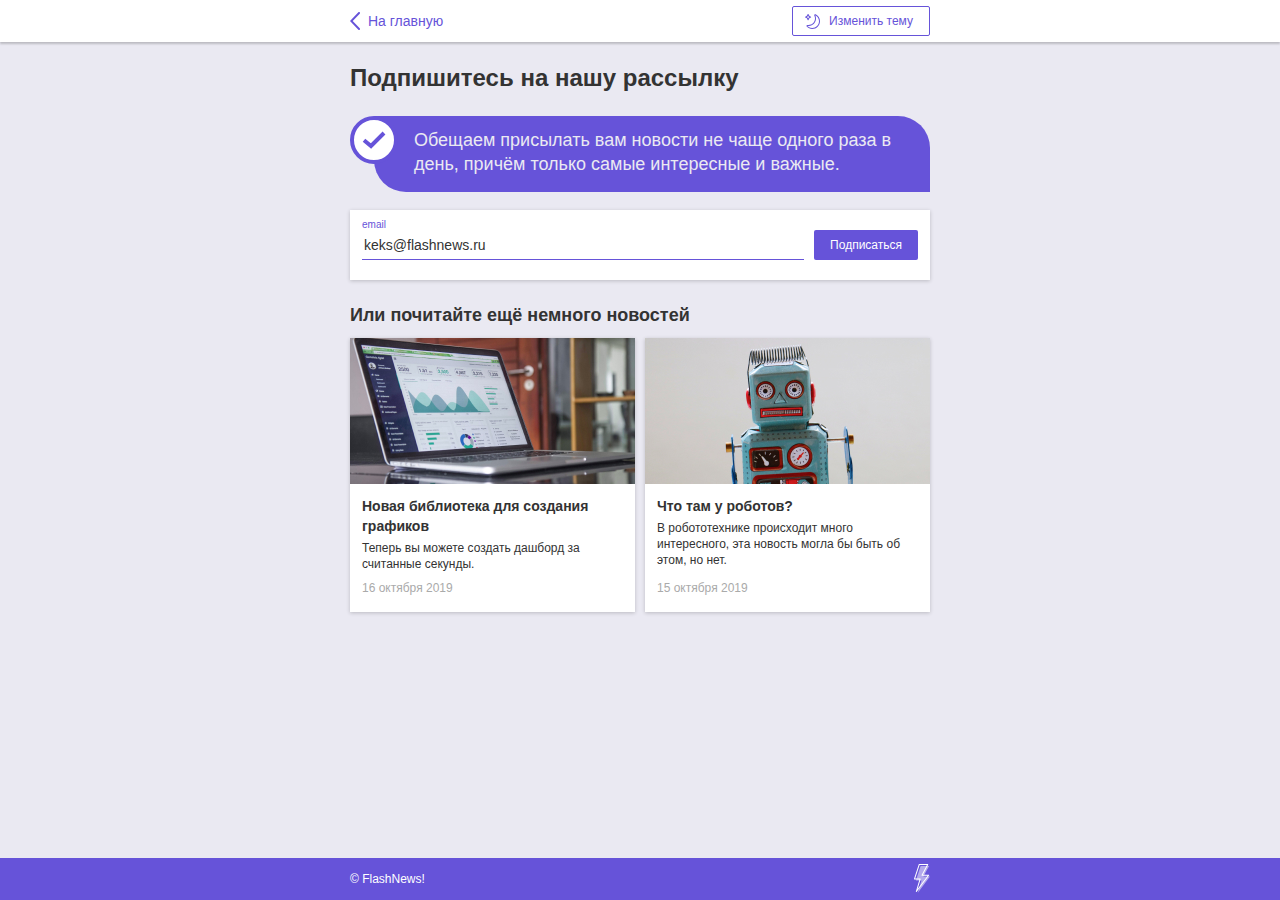
<file: intro-to-web-development/FlashNews!/index.html>
<!DOCTYPE html>
<html lang="ru">
  <head>
    <meta charset="utf-8">
    <link rel="stylesheet" href="setting.css">
    <link rel="stylesheet" href="style.css">
    <title>FlashNews!</title>
  </head>

  <body class="page light-theme">
    <header class="page-header">
      <div class="container">
        <a class="header-link" href="#">На главную</a>
        <button class="theme-button" type="button">Изменить тему</button>
      </div>
    </header>

    <main class="inner-main">
      <div class="container">
        <h1 class="inner-heading">Подпишитесь на нашу рассылку</h1>
        <p class="subscription-message">Обещаем присылать вам новости не чаще одного раза в день, причём только самые интересные и важные.</p>

        <form action="https://echo.htmlacademy.ru/courses" method="post" class="subscription">
          <div class="subscription-inner">
            <label class="subscription-label" for="subscription-email">email</label>
            <input type="email" class="subscription-email" placeholder="keks@flashnews.ru" value="keks@flashnews.ru" required id="subscription-email">
          </div>

          <button class="button subscription-button" type="submit">Подписаться</button>
        </form>

        <section class="news-list list-tiles-view">
          <h2 class="news-list-heading">Или почитайте ещё немного новостей</h2>
          <article class="new-block">
            <img src="img/new-graph.jpg" alt="Новая библиотека">
            <div class="new-block-text">
              <h3>Новая библиотека для создания графиков</h3>
              <p>Теперь вы можете создать дашборд за считанные секунды.</p>
              <time datetime="2019-10-16">16 октября 2019</time>
            </div>
          </article>
          <article class="new-block">
            <img src="img/new-robot.jpg" alt="Что там у роботов?">
            <div class="new-block-text">
              <h3>Что там у роботов?</h3>
              <p>В робототехнике происходит много интересного, эта новость могла бы быть об этом, но нет.</p>
              <time datetime="2019-10-15">15 октября 2019</time>
            </div>
          </article>
        </section>
      </div>
    </main>

    <footer class="page-footer">
      <div class="container">
        <p>© FlashNews!</p>
        <a class="footer-logo">
          <img src="img/white-logo.svg" alt="Логотип портала FlashNews!">
        </a>
      </div>
    </footer>
    <script src="script.js"></script>
  </body>
</html>
</file>
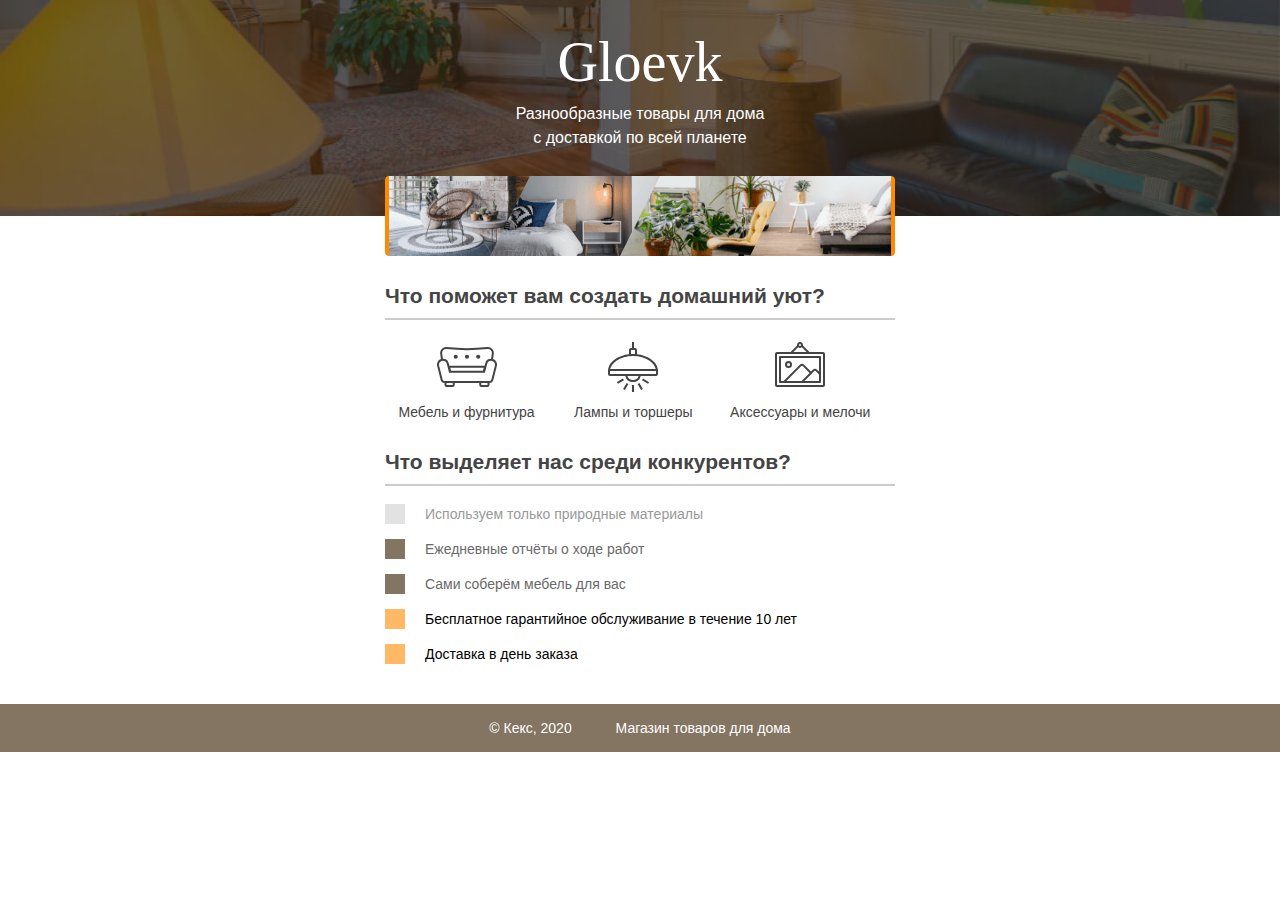
<file: intro-to-web-development/Gloevk/index.html>
<!DOCTYPE html>
<html lang="ru">
  <head>
    <meta charset="utf-8">
    <title>Магазин товаров для дома</title>
    <link rel="stylesheet" href="style.css">
  </head>
  <body>
    <header class="site-header">
      <div class="container">
        <h1>Gloevk</h1>
        <p>Разнообразные товары для дома с доставкой по всей планете</p>
        <img src="img/gloevk-examples.png" width="510" height="80" alt="Примеры интерьеров">
      </div>
    </header>

    <section class="features">
      <h2>Что поможет вам создать домашний уют?</h2>
      <p class="feature-furniture">Мебель и фурнитура</p>
      <p class="feature-lighting">Лампы и торшеры</p>
      <p class="feature-accessories">Аксессуары и мелочи</p>
    </section>

    <section class="advantages">
      <h2>Что выделяет нас среди конкурентов?</h2>
      <ul class="advantages-list">
        <li class="advantages-item">Используем только природные материалы</li>
        <li class="advantages-item standard">Ежедневные отчёты о ходе работ</li>
        <li class="advantages-item standard">Сами соберём мебель для вас</li>
        <li class="advantages-item vip">Бесплатное гарантийное обслуживание в течение 10 лет</li>
        <li class="advantages-item vip">Доставка в день заказа</li>
      </ul>
    </section>

    <footer class="site-footer">
      <div class="container">
        <p>© Кекс, 2020</p>
        <p>Магазин товаров для дома</p>
      </div>
    </footer>
  </body>
</html>
</file>
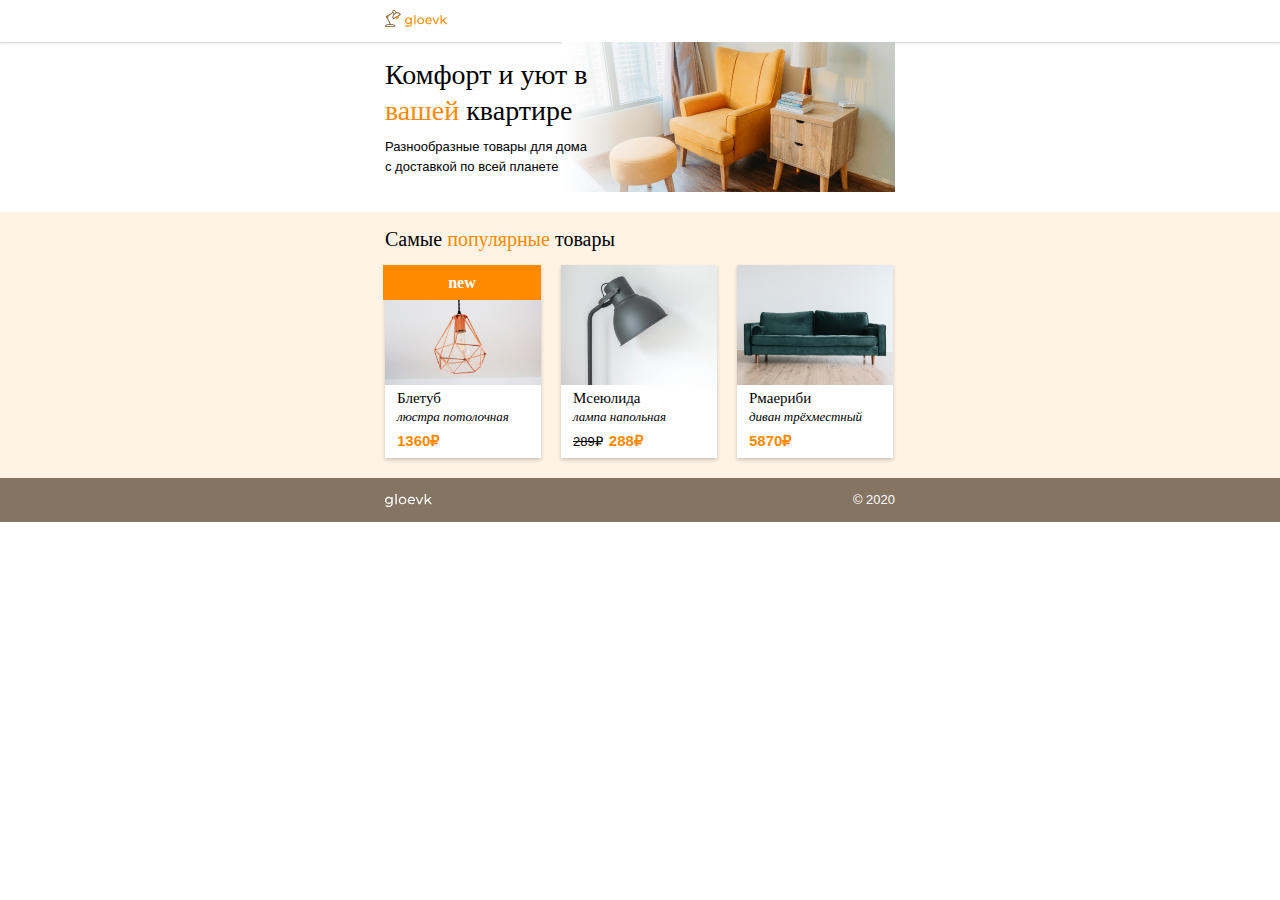
<file: intro-to-web-development/Gloevk_try/index.html>
<!DOCTYPE html>
<html lang="ru">
  <head>
    <meta charset="UTF-8">
    <title>Интернет-магазин товаров для дома</title>
    <link href="style.css" rel="stylesheet">
  </head>
  <body>
    <header class="site-header">
      <div class="container">
        <img class="logo" src="img/logo-full.svg" width="62" height="17" alt="Логотип магазина gloevk">
    </div>
    </header>
    <section class="intro">
      <div class="intro-container">
        <h1 class="title">Комфорт и уют в <b>вашей</b> квартире</h1>
        <p>Разнообразные товары для дома с доставкой по всей планете</p>
      </div>
    </section>
    <section class="popular-products">
      <div class="container">
        <h2 class="section-title">Самые <b>популярные</b> товары</h2>
        <ul class="products-list">
          <li class="product-card">
            <h3>Мсеюлида</h3>
            <p>лампа напольная</p>
            <p class="price"><del>289₽</del> 288₽</p>
            <img src="img/item-mseyulida.jpg" width="156" height="120" alt="Напольная лампа «Мсеюлида»">
          </li>
          <li class="product-card">
            <h3>Рмаериби</h3>
            <p>диван трёхместный</p>
            <p class="price">5870₽</p>
            <img src="img/item-rmaeribi.jpg" width="156" height="120" alt="Трёхместный диван «Рмаериби»">
          </li>
          <li class="product-card product-card-new">
            <h3>Блетуб</h3>
            <p>люстра потолочная</p>
            <p class="price">1360₽</p>
            <img src="img/item-bletub.jpg" width="156" height="120" alt="Потолочная люстра «Блетуб»">
          </li>
        </ul>
      </div>
    </section>
    <footer class="site-footer">
      <div class="container">
        <img class="logo-link" src="img/logo-short.svg" width="47" height="13" alt="Логотип магазина gloevk">
        <p class="copyright">© 2020</p>
      </div>
    </footer>
  </body>
</html>
</file>
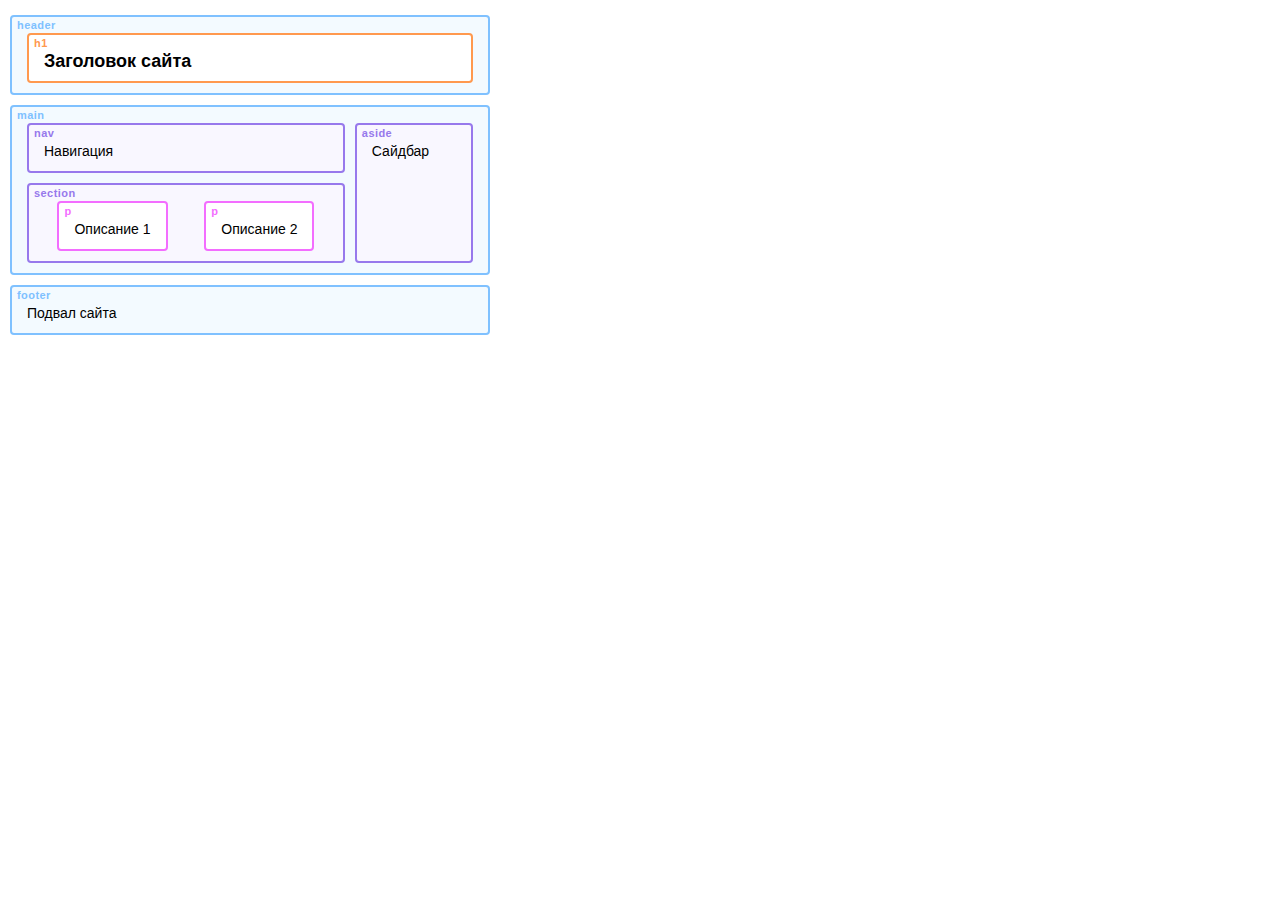
<file: basic-html-css/1_HTML document structure/try/index.html>
<!DOCTYPE html>
<html>
  <head>
    <meta charset="utf-8">
    <title>Первое испытание</title>
    <link rel="stylesheet" href="outlines-challenge.css">
    <link rel="stylesheet" href="style.css">
  </head>
  <body>
    <header>
    <h1>Заголовок сайта</h1>
    </header>
    <main>
    <nav>Навигация</nav>
    <section>
    <p>Описание 1</p>
    <p>Описание 2</p>
    </section>
    <aside>Сайдбар</aside>
    </main>
    <footer>Подвал сайта</footer>
  </body>
</html>
</file>
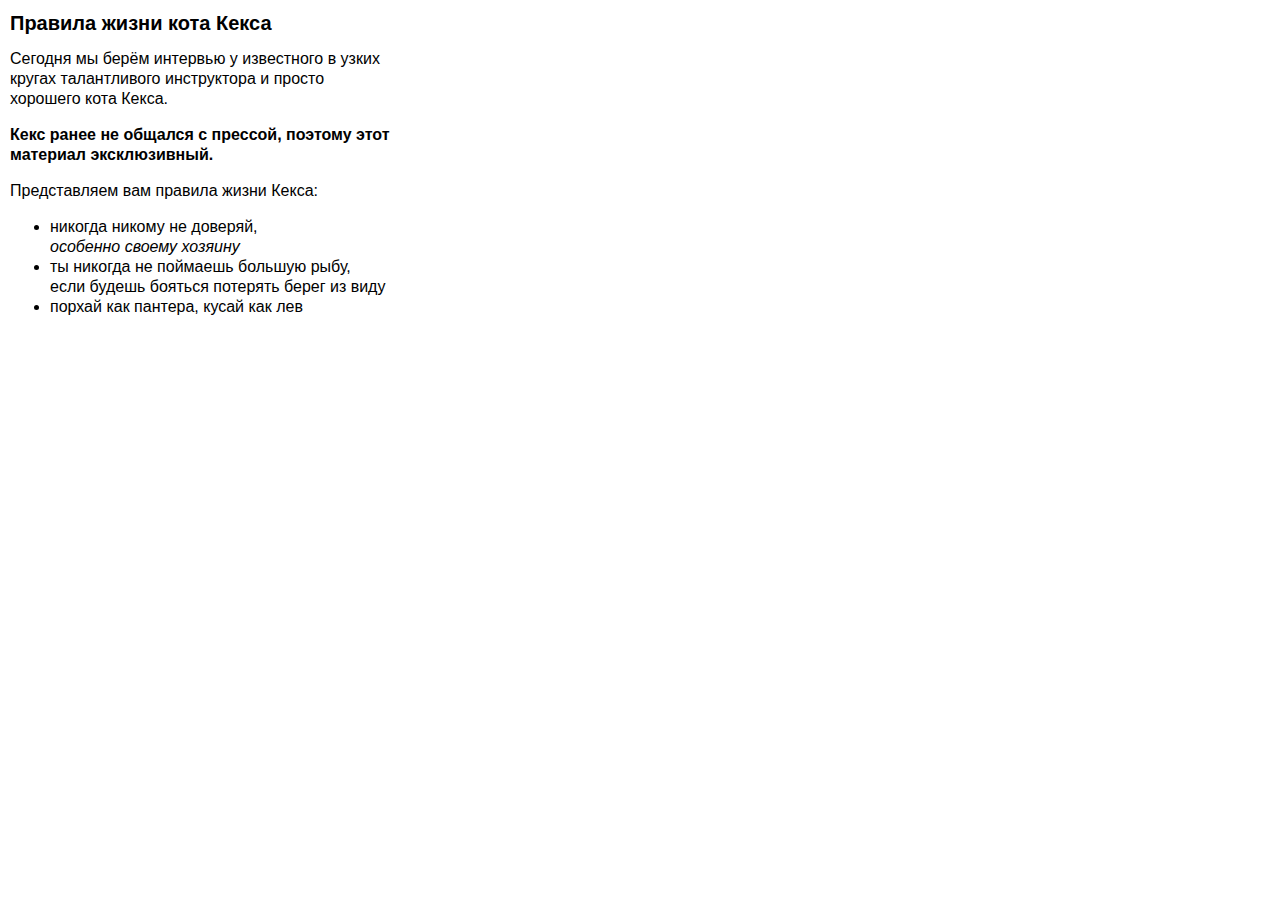
<file: basic-html-css/2_Text markup/try/index.html>
<!DOCTYPE html>
<html lang="ru">
  <head>
    <meta charset="utf-8">
    <title>Испытание: разметка статьи</title>
    <link rel="stylesheet" href="style.css">
  </head>
  <body>
    <h1>Правила жизни кота Кекса</h1>

    <p>Сегодня мы берём интервью у известного в узких кругах талантливого инструктора и просто хорошего кота Кекса.</p>

    <p><b>Кекс ранее не общался с прессой, поэтому этот материал эксклюзивный.</b></p>

    <p>Представляем вам правила жизни Кекса:</p>

    <ul><li>никогда никому не доверяй,<br> <em>особенно своему хозяину</em></li>

    <li>ты никогда не поймаешь большую рыбу, если будешь бояться потерять берег из виду</li>

    <li>порхай как пантера, кусай как лев</li></ul>
  </body>
</html>
</file>
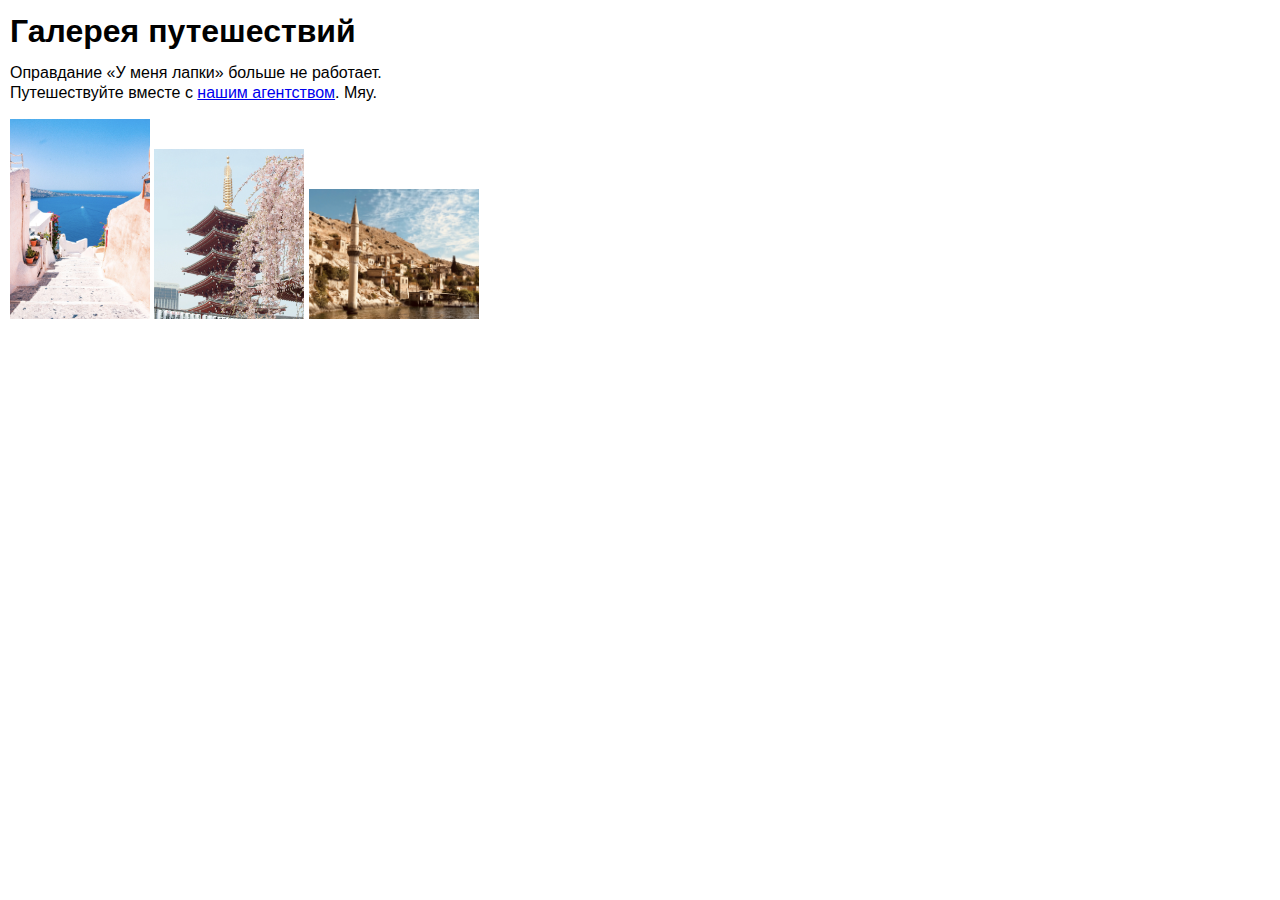
<file: basic-html-css/3_Links and images/try/index.html>
<!DOCTYPE html>
<html lang="ru">
  <head>
    <meta charset="utf-8">
    <title>Испытание: галерея агентства кошачьих путешествий</title>
    <link rel="stylesheet" href="style.css">
  </head>
  <body>
    <h1>Галерея путешествий</h1>
    <p>
      Оправдание <q>У меня лапки</q> больше не работает.<br>
            Путешествуйте вместе с <a href="https://cats-travel.com">нашим агентством</a>. Мяу.
    </p>
    <div class="gallery">
      <img src="files/greece.jpg" width="140" height="200">
      <img src="files/japan.jpg" width="150" height="170">
      <img src="files/turkey.jpg" width="170" height="130">
    </div>
  </body>
</html>
</file>
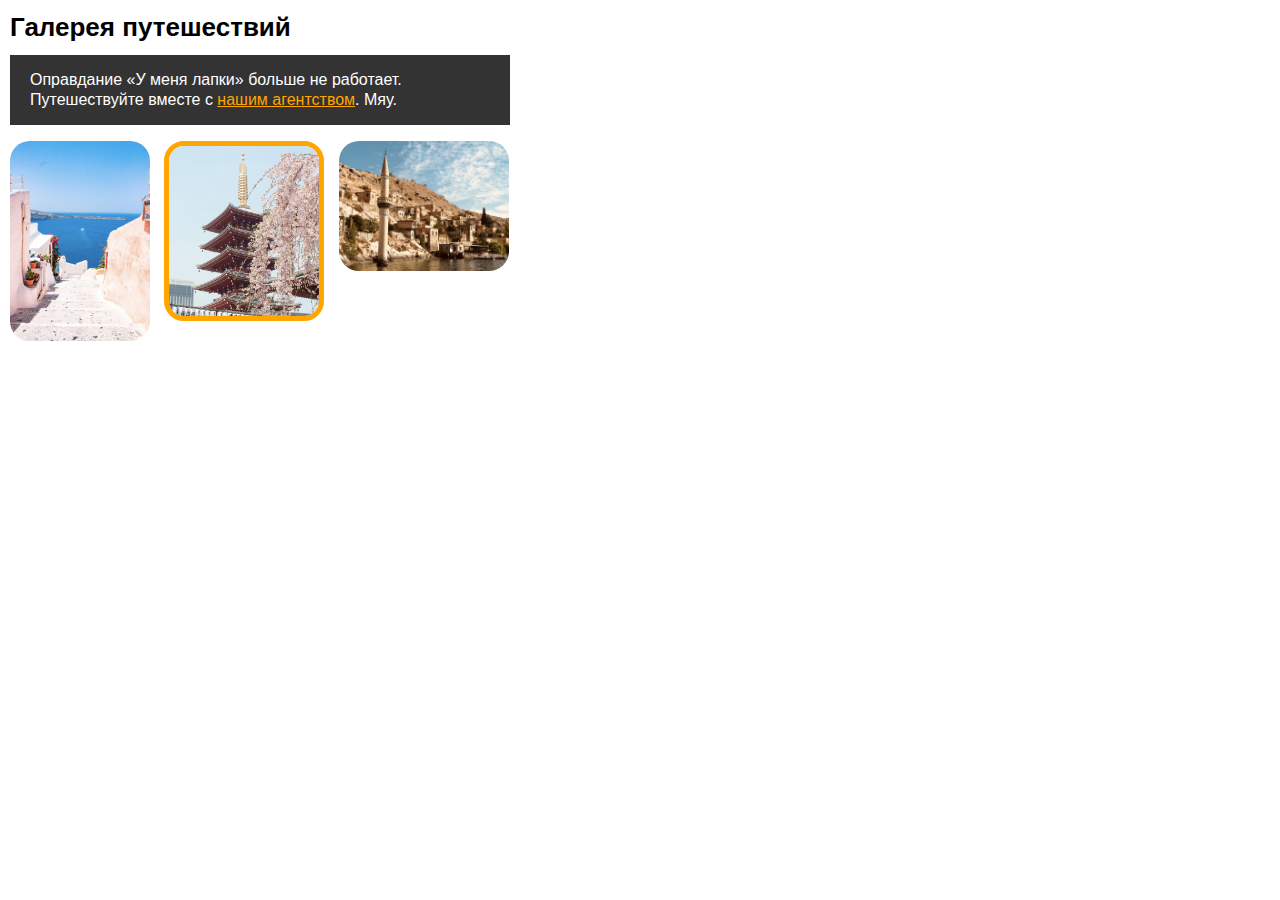
<file: basic-html-css/4_CSS Basics/try/index.html>
<!DOCTYPE html>
<html lang="ru">
  <head>
    <meta charset="utf-8">
    <title>Испытание: галерея путешествий. Оформление</title>
    <link rel="stylesheet" href="style.css">
  </head>
  <body>
    <h1>Галерея путешествий</h1>
    <p>
      Оправдание <q>У меня лапки</q> больше не работает.<br>
      Путешествуйте вместе с <a href="https://cats-travel.com">нашим агентством</a>. Мяу.
    </p>
    <div class="gallery">
      <img src="files/greece.jpg" width="140" height="200" alt="Греция">
      <img class="new" src="files/japan.jpg" width="150" height="170" alt="Япония">
      <img src="files/turkey.jpg" width="170" height="130" alt="Турция">
    </div>
  </body>
</html>
</file>
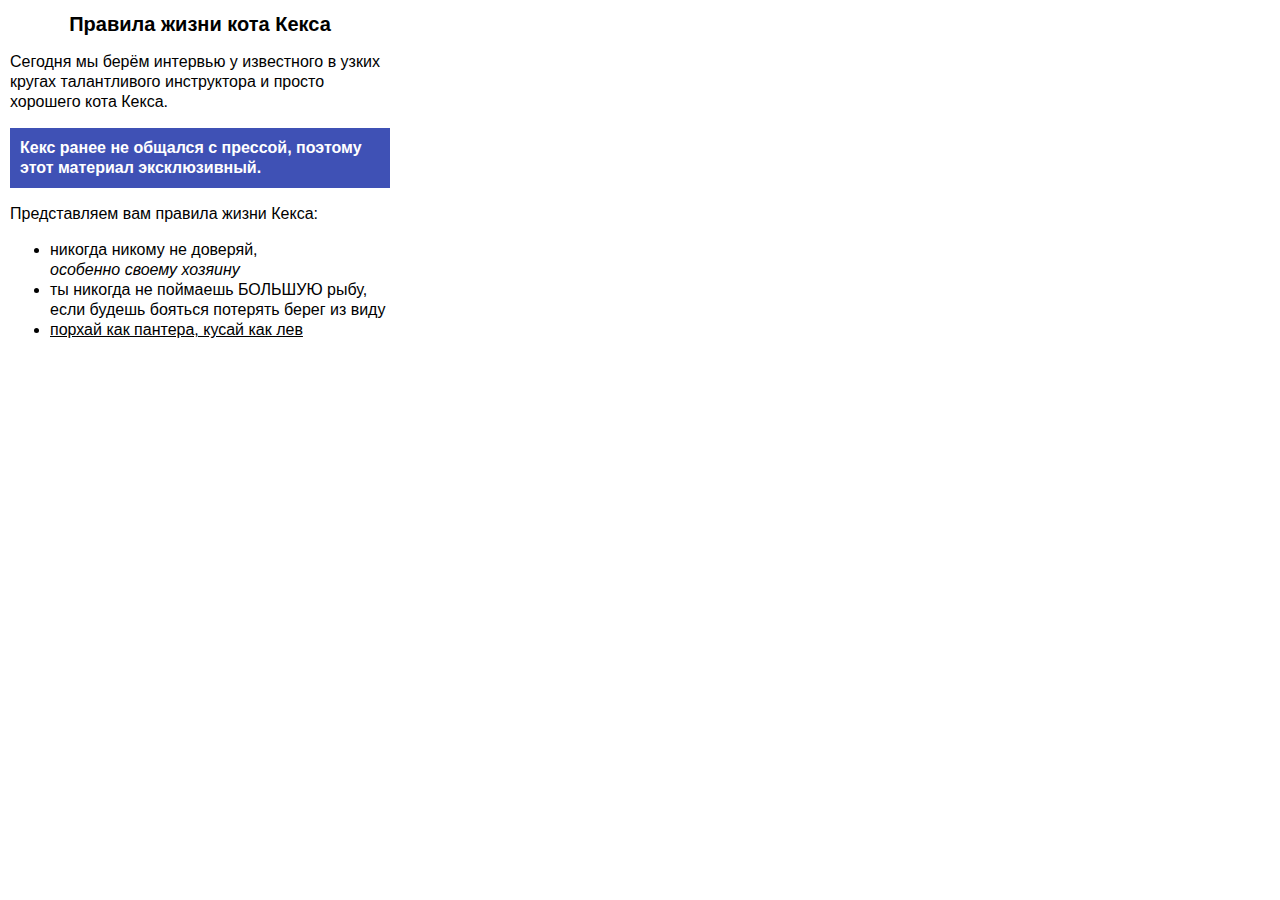
<file: basic-html-css/5_Text decoration/try/index.html>
<!DOCTYPE html>
<html lang="ru">
  <head>
    <meta charset="utf-8">
    <title>Испытание: оформление статьи</title>
    <link rel="stylesheet" href="style.css">
  </head>
  <body>
    <h1 class="text-center">Правила жизни кота Кекса</h1>

    <p>Сегодня мы берём интервью у известного в узких кругах талантливого инструктора и просто хорошего кота Кекса.</p>

    <p class="highlight">Кекс ранее не общался с прессой, поэтому этот материал эксклюзивный.</p>

    <p>Представляем вам правила жизни Кекса:</p>

    <ul>
      <li>никогда никому не доверяй,<br><span class="italic">особенно своему хозяину</span></li>
      <li>ты никогда не поймаешь <span class="uppercase">большую</span> рыбу, если будешь бояться потерять берег из виду</li>
      <li class="underline">порхай как пантера, кусай как лев</li>
    </ul>
  </body>
</html>
</file>
<file: intro-to-web-development/FlashNews!/setting.css>
* {
  box-sizing: border-box;
}

.visually-hidden:not(:focus):not(:active),
input[type="checkbox"].visually-hidden,
input[type="radio"].visually-hidden {
  position: absolute;

  width: 1px;
  height: 1px;
  margin: -1px;
  border: 0;
  padding: 0;

  white-space: nowrap;

  clip-path: inset(100%);
  clip: rect(0 0 0 0);
  overflow: hidden;
}

body {
  margin: 0;
  font-family: "Verdana", "Tahoma", sans-serif;
  font-size: 12px;
  line-height: 16px;
}

a {
  font: inherit;
  color: inherit;
  text-decoration: none;
}

.container {
  display: flex;
  position: relative;
  max-width: 600px;
  margin: 0 auto;
  padding: 0 10px;
}

.page-header .container {
  min-height: 42px;
}

.inner-heading {
  margin: 20px 0 4px;
  line-height: 32px;
}

.header-logo,
.header-link {
  display: flex;
  margin-right: auto;
  align-items: center;
}

.header-link {
  font-size: 14px;
  line-height: 20px;
}

.header-link::before {
  content: "";
  width: 10px;
  height: 18px;
  padding-right: 8px;
  display: inline-block;
  vertical-align: text-bottom;
}

/* Переключение тем */
.theme-button {
  position: relative;
  margin: auto 0;
  padding: 7px 16px 7px 36px;
  font-size: 12px;
  border-radius: 2px;
  background-color: transparent;
}

.theme-button::before {
  position: absolute;
  content: "";
  width: 15px;
  height: 15px;
  top: 7px;
  left: 12px;
}

.theme-button:active {
  opacity: 0.8;
}

.menu {
  position: relative;
  margin-right: -10px;
  margin-left: 24px;
  width: 42px;
  height: 42px;
  font-size: 0;
  border: none;
  cursor: pointer;
  background-repeat: no-repeat;
  background-position: center;
}

.menu-close {
  background-image: url("img/menu-close.svg");
}

.menu-open:active,
.menu-close:active {
  opacity: 0.8;
}

.main-menu {
  position: absolute;
  z-index: 1;
  padding: 0;
  top: 42px;
  right: 0;
}

.menu-open + .main-menu {
  display: none;
}

.main-menu ul {
  list-style: none;
  margin: 0;
  padding: 10px 0;
}

.main-menu a {
  display: block;
  padding: 10px 56px 10px 20px;
}

.main-menu a:active {
  opacity: 0.8;
}

.index-main,
.inner-main {
  padding: 0;
  min-height: calc(100vh - 84px);
}

.index-main .container,
.inner-main .container {
  flex-direction: column;
}

.news-view {
  display: flex;
  margin: 20px 0;
}

.news-view button {
  position: relative;
  display: block;
  margin-right: 10px;
  padding: 7px 16px 7px 34px;
  border-radius: 16px;
  background-color: transparent;
}

.row-view::before {
  position: absolute;
  content: "";
  top: 9px;
  left: 16px;
  width: 12px;
  height: 10px;
}

.tile-view::before {
  position: absolute;
  content: "";
  top: 9px;
  left: 16px;
  width: 10px;
  height: 10px;
}

.news-list {
  margin-bottom: 20px;
}

.news-list-heading {
  flex-basis: 100%;
}

.new-block {
  display: flex;
  margin-bottom: 10px;
  padding: 12px 12px 16px;
}

.new-block img {
  flex-shrink: 0;
  margin-right: 12px;
  width: 56px;
  height: 56px;
  object-fit: cover;
}

.new-block h3 {
  margin: 0 0 4px;
  font-size: 14px;
  line-height: 20px;
}

.new-block p {
  margin: 0 0 8px;
}

.new-block time {
  margin: 0;
}

.list-tiles-view.news-list {
  display: flex;
  flex-wrap: wrap;
  margin-bottom: 20px;
  margin-right: -10px;
}

.list-tiles-view .new-block {
  flex-basis: calc(50% - 10px);
  margin-right: 10px;
  margin-bottom: 15px;
  flex-direction: column;
}

.list-tiles-view .new-block img {
  position: relative;
  width: calc(100% + 24px);
  top: -12px;
  left: -12px;
  height: 146px;
  margin-right: 0;
}

.list-tiles-view .new-block .new-block-text {
  display: flex;
  flex-direction: column;
  flex-grow: 1;
}

.list-tiles-view .new-block time {
  margin-top: auto;
}

.cookies-agreement {
  z-index: 1;
  display: flex;
  flex-direction: column;
  position: fixed;
  bottom: 0;
  width: 100%;
  padding: 10px 20px 20px;
}

.cookies-agreement .button {
  margin-left: auto;
}

.cookies-agreement-closed {
  display: none;
}

.button {
  font-size: 12px;
  border: none;
  padding: 7px 16px;
  border-radius: 2px;
}

.button:active {
  opacity: 0.8;
}

.page-footer {
  margin-top: auto;
  min-height: 42px;
}

.footer-logo {
  margin-left: auto;
  display: block;
  padding: 6px 0 3px;
}

.page-footer p {
  margin: auto 0;
}

.subscription {
  display: flex;
  margin-bottom: 12px;
  padding: 20px 12px;
}

.subscription-message {
  position: relative;
  margin-left: 24px;
  padding: 12px 32px 16px 40px;
  border-radius: 0 32px;
  font-size: 18px;
  line-height: 24px;
}

.subscription-message::before {
  position: absolute;
  content: "";
  width: 48px;
  height: 48px;
  top: 0;
  left: -24px;
}

.subscription-inner {
  position: relative;
  flex-grow: 1;
  margin-right: 10px;
}

.subscription-label {
  position: absolute;
  top: -12px;
  font-size: 10px;
  line-height: 14px;
}

.subscription-email {
  width: 100%;
  height: 30px;
  border: none;
  background-color: transparent;
  font: inherit;
  font-size: 14px;
  line-height: 30px;
}

.subscription-email::placeholder {
  color: #aaaaaa;
  font: inherit;
  font-size: 14px;
  font-style: italic;
}

.subscription-button {
  flex-shrink: 0;
}

/* темы */
.dark-theme .header-logo {
  filter: invert(1) hue-rotate(180deg) brightness(2);
}
</file>
<file: intro-to-web-development/FlashNews!/style.css>
/* Светлая тема */
.light-theme {
  color: #333333;
  background-color: #eae9f2;
}

.light-theme .page-header {
  background-color: #ffffff;
  box-shadow: 0 2px 2px rgba(0, 0, 0, 0.2);
}

.light-theme .header-link {
  color: #6653d9;
}

.light-theme .header-link::before {
  background: url("img/arrow-back-light.svg") no-repeat 0 0;
}

.light-theme .theme-button {
  color: #6653d9;
  border: 1px solid #6653d9;
}

.light-theme .theme-button::before {
  background-image: url("img/moon-normal.svg");
}

.light-theme .theme-button:focus,
.light-theme .theme-button:hover {
  color: #ffffff;
  background-color: #6653d9;
}

.light-theme .theme-button:focus::before,
.light-theme .theme-button:hover::before {
  background-image: url("img/moon-hover.svg");
}

.light-theme .menu-open {
  background-color: #ffffff;
  background-image: url("img/menu-open-light.svg");
}

.light-theme .menu-open:focus,
.light-theme .menu-open:hover {
  background-color: #6653d9;
  background-image: url("img/menu-open-dark.svg");
}

.light-theme .menu-close {
  background-color: #6653d9;
}

.light-theme .menu-close:focus,
.light-theme .menu-close:hover {
  background-color: #473c8d;
}

.light-theme .main-menu {
  background-color: #6653d9;
  color: #ffffff;
}

.light-theme .main-menu a:focus,
.light-theme .main-menu a:hover {
  background-color: #473c8d;
}

.light-theme .news-view button {
  border: 1px solid #6653d9;
  color: #6653d9;
}

.light-theme .news-view button:focus,
.light-theme .news-view button:hover,
.light-theme .news-view button:active,
.light-theme .news-view .view-checked {
  background-color: #6653d9;
  color: #ffffff;
}

.light-theme .news-view .row-view:focus::before,
.light-theme .news-view .row-view:hover::before,
.light-theme .news-view .row-view:active::before {
  background-image: url("img/rows-light-checked.svg");
}

.light-theme .news-view .tile-view:focus::before,
.light-theme .news-view .tile-view:hover::before,
.light-theme .news-view .tile-view:active::before {
  background-image: url("img/tiles-light-checked.svg");
}

.light-theme .row-view::before {
  background-image: url("img/rows-light.svg");
}

.light-theme .tile-view::before {
  background-image: url("img/tiles-light.svg");
}

.light-theme .row-view::before {
  background-image: url("img/rows-light.svg");
}

.light-theme .row-view.view-checked::before {
  background-image: url("img/rows-light-checked.svg");
}

.light-theme .tile-view.view-checked::before {
  background-image: url("img/tiles-light-checked.svg");
}

.light-theme .new-block {
  background-color: #ffffff;
  box-shadow: 0 1px 4px rgba(0, 0, 0, 0.2);
}

.light-theme .new-block time {
  color: #aaaaaa;
}

.light-theme .cookies-agreement {
  background-color: #fdeacd;
  box-shadow: 0 -1px 4px rgba(0, 0, 0, 0.2);
}

.light-theme .button {
  background-color: #6653d9;
  color: #ffffff;
}

.light-theme .button:focus,
.light-theme .button:hover {
  background-color: #473c8d;
}

.light-theme .page-footer {
  background-color: #6653d9;
  color: #ffffff;
}

.light-theme .subscription {
  background-color: #ffffff;
  box-shadow: 0 1px 4px rgba(0, 0, 0, 0.2);
}

.light-theme .subscription-message {
  background-color: #6653d9;
  color: #eae9f2;
}

.light-theme .subscription-message::before {
  background-image: url("img/icon-ok-light.svg");
}

.light-theme .subscription-label {
  color: #6653d9;
}

.light-theme .subscription-email {
  border-bottom: 1px solid #6653d9;
  color: #333333;
}

/* Тёмная тема */
.dark-theme {
  color: #f2f2f2;
  background-color: #17161a;
}

.dark-theme .page-header {
  background-color: #373540;
  box-shadow: 0 2px 2px rgba(0, 0, 0, 0.6);
}

.dark-theme .header-link {
  color: #9484f2;
}

.dark-theme .header-link::before {
  background: url("img/arrow-back-dark.svg") no-repeat 0 0;
}

.dark-theme .theme-button {
  color: #9484f2;
  border: 1px solid #9484f2;
}

.dark-theme .theme-button::before {
  background-image: url("img/sun-normal.svg");
}

.dark-theme .theme-button:focus,
.dark-theme .theme-button:hover {
  color: #17161a;
  background-color: #9484f2;
}

.dark-theme .theme-button:focus::before,
.dark-theme .theme-button:hover::before {
  background-image: url("img/sun-hover.svg");
}

.dark-theme .menu-open {
  background-color: #373540;
  background-image: url("img/menu-open-dark.svg");
}

.dark-theme .menu-open:focus,
.dark-theme .menu-open:hover {
  background-color: #473c8d;
  background-image: url("img/menu-open-dark.svg");
}

.dark-theme .menu-close {
  background-color: #473c8d;
}

.dark-theme .menu-close:focus,
.dark-theme .menu-close:hover {
  background-color: #6653d9;
}

.dark-theme .main-menu {
  background-color: #473c8d;
  color: #f2f2f2;
}

.dark-theme .main-menu a:focus,
.dark-theme .main-menu a:hover {
  background-color: #6653d9;
}

.dark-theme .news-view button {
  border: 1px solid #9484f2;
  color: #9484f2;
}

.dark-theme .news-view button:focus,
.dark-theme .news-view button:hover,
.dark-theme .news-view button:active,
.dark-theme .news-view .view-checked {
  background-color: #9484f2;
  color: #17161a;
}

.dark-theme .news-view .row-view:focus::before,
.dark-theme .news-view .row-view:hover::before,
.dark-theme .news-view .row-view:active::before {
  background-image: url("img/rows-dark-checked.svg");
}

.dark-theme .news-view .tile-view:focus::before,
.dark-theme .news-view .tile-view:hover::before,
.dark-theme .news-view .tile-view:active::before {
  background-image: url("img/tiles-dark-checked.svg");
}

.dark-theme .row-view::before {
  background-image: url("img/rows-dark.svg");
}

.dark-theme .tile-view::before {
  background-image: url("img/tiles-dark.svg");
}

.dark-theme .row-view.view-checked::before {
  background-image: url("img/rows-dark-checked.svg");
}

.dark-theme .tile-view.view-checked::before {
  background-image: url("img/tiles-dark-checked.svg");
}

.dark-theme .new-block {
  background-color: #2a2930;
  box-shadow: 0 1px 4px rgba(0, 0, 0, 0.6);
}

.dark-theme .new-block time {
  color: #888888;
}

.dark-theme .cookies-agreement {
  background-color: #473c8d;
  box-shadow: 0 -1px 4px rgba(0, 0, 0, 0.6);
}

.dark-theme .button {
  background-color: #9484f2;
  color: #17161a;
}

.dark-theme .button:focus,
.dark-theme .button:hover {
  background-color: #b6aaff;
}

.dark-theme .page-footer {
  background-color: #0a0910;
  color: #f2f2f2;
}

.dark-theme .subscription {
  background-color: #2a2930;
  box-shadow: 0 1px 4px rgba(0, 0, 0, 0.6);
}

.dark-theme .subscription-message {
  background-color: #9484f2;
  color: #17161a;
}

.dark-theme .subscription-message::before {
  background-image: url("img/icon-ok-dark.svg");
}

.dark-theme .subscription-label {
  color: #9484f2;
}

.dark-theme .subscription-email {
  border-bottom: 1px solid #9484f2;
  color: #f2f2f2;
}
</file>
<file: intro-to-web-development/Gloevk/style.css>
body {
  margin: 0;
  padding: 0;
  font-family: "Arial", sans-serif;
  font-size: 14px;
  line-height: 20px;
  color: #444444;
}

h1 {
  width: 255px;
  margin: 0 auto 8px;
  font-family: "Georgia", serif;
  text-align: center;
  font-weight: normal;
  font-size: 56px;
  line-height: 64px;
}

h2 {
  border-bottom: 2px solid #cccccc;
  padding-bottom: 12px;
}

.container {
  width: 510px;
  margin: 0 auto;
  padding: 0 20px;
}

.site-header {
  min-width: 550px;
  height: 186px;
  margin-bottom: 70px;
  padding-top: 30px;
  background: #847462 no-repeat center url("img/gloevk-bg.jpg");
  background-size: cover;
  color: #ffffff;
}

.site-header p {
  width: 255px;
  margin: 0 auto 26px;
  text-align: center;
  font-size: 16px;
  line-height: 24px; 
}

.site-header img {
  display: block;
  margin: 0 auto;
}

.features {
  width: 510px;
  margin: 0 auto 30px;
  padding: 0 20px;
}

.features p {
  display: inline-block;
  vertical-align: top;
  width: 30%;
  margin: 0 5px;
  background-repeat: no-repeat;
  background-position: center top;
  text-align: center;
}

.feature-furniture {
  padding-top: 65px;
  background-image: url("img/furniture.svg");
}

.feature-lighting {
  padding-top: 65px;
  background-image: url("img/lighting.svg");
}

.feature-accessories {
  padding-top: 65px;
  background-image: url("img/accessories.svg");
}

.advantages {
  width: 510px;
  margin: 0 auto 40px;
  padding: 0 20px;
}

.advantages-list {
  padding: 0;
  list-style: none;  
}

.advantages-item {
  margin-bottom: 15px;
  padding-left: 20px;
  border-left: 20px solid #e2e2e2;
  color: #999999;
}

.standard {
  border-color: #847462;
  color: #6a6a6a;
}

.vip {
  border-color: #ffb864;
  color: #000000;
}


.site-footer {
  min-width: 550px;
  background-color: #847462;
  color: #ffffff;
}

.site-footer .container {
  text-align: center;
}

.site-footer p {
  display: inline-block;
  vertical-align: middle;
  padding: 0 20px;
}
</file>
<file: intro-to-web-development/Gloevk_try/style.css>
body {
  min-width: 550px;
  padding: 0;
  margin: 0;
  font-family: "Arial", "Helvetica", sans-serif;
  font-size: 13px;
  line-height: 18px;
}

.container {
  width: 510px;
  padding: 0 20px;
  margin: 0 auto;
}

.site-header {
  box-shadow: 0 1px 2px rgba(0, 0, 0, 0.2);
}

.logo {
  margin: 10px 0;
}

.intro-container {
  width: 510px;
  min-height: 150px;
  margin: 0 auto;
  margin-bottom: 20px;
  padding: 15px 0 0;
  box-sizing: border-box;
  background-image: url("img/index-background.jpg");
  background-repeat: no-repeat;
  background-position: top right;
}

.title {
  width: 240px;
  padding: 0;
  margin: 0;
  font-family: "Georgia", "Times", serif;
  font-size: 28px;
  line-height: 36px;
  font-weight: 400;
}

.section-title {
  margin: 0;
  padding: 0;
  font-family: "Georgia", "Times", serif;
  font-size: 20px;
  line-height: 24px;
  font-weight: 400;
}

.title b,
.section-title b {
  font-weight: 400;
  color: #ff8a00;
}

.intro p {
  width: 210px;
  margin: 8px 0 10px;
  padding: 0;
  line-height: 20px;
}

.popular-products {
  padding-top: 15px;
  background-color: #fff3e5;
}

.products-list {
  display: flex;
  padding: 14px 0 0;
  margin: 0 0 0 -20px;
  list-style: none;
}

.product-card {
  position: relative;
  width: 132px;
  margin-bottom: 20px;
  margin-left: 20px;
  padding: 124px 12px 0;
  font-family: "Georgia", "Times", serif;
  background-color: #ffffff;
  box-shadow: 0 2px 4px rgba(0, 0, 0, 0.2);
}

.product-card-new {
  position: relative;
  order: -1;
}

.product-card-new::after {
  position: absolute;
  content: "new";
  width: 158px;
  height: 35px;
  top: 0;
  right: 0;
  font-size: 16px;
  font-weight: 700;
  line-height: 35px;
  color: #ffffff;
  text-align: center;
  background-color: #ff8a00;
}

.product-card img {
  position: absolute;
  top: 0;
  left: 0;
}

.product-card h3 {
  margin: 0 0 2px 0;
  padding: 0;
  font-size: 15px;
  line-height: 18px;
  font-weight: 400;
}

.product-card p {
  margin: 0 0 8px 0;
  padding: 0;
  font-size: 13px;
  font-style: italic;
  line-height: 16px;
}

.product-card .price {
  margin-top: auto;
  font-family: "Arial", "Helvetica", sans-serif;
  font-weight: 700;
  font-size: 15px;
  font-style: normal;
  color: #ff8a00;
}

.price del {
  margin-right: 2px;
  font-weight: 400;
  font-size: 13px;
  color: #000000;
  text-decoration: line-through;
}

.site-footer {
  background-color: #847462;
}

.site-footer .container {
  display: flex;
  justify-content: space-between;
  align-items: center;
  color: #ffffff;
}
</file>
<file: basic-html-css/1_HTML document structure/try/outlines-challenge.css>
html {
  padding: 0;
}

body {
  padding: 15px 10px;
}

html,
body {
  margin: 0;
  font-family: "Arial", sans-serif;
  font-size: 14px;
  line-height: 20px;
}

header::before,
footer::before,
main::before {
  color: #7fc1ff;
}

main,
header,
footer {
  background-color: #f3faff;
  border: 2px solid #7fc1ff;
  width: 446px;
}

nav,
section,
article,
aside {
  background-color: #f9f7ff;
  border: 2px solid #9779ec;
}

nav::before,
section::before,
article::before,
aside::before {
  color: #9779ec;
}

h1 {
  font-size: 18px;
  background-color: #ffffff;
  border: 2px solid #ff994f;
}

h1::before {
  content: "h1";
  color: #ff994f;
}

p {
  background-color: #ffffff;
  border: 2px solid #f36dff;
}

* {
  position: relative;
  padding: 16px 15px 10px;
  margin: 0;
  border-radius: 4px;
}

*:not(:last-child) {
  margin-bottom: 10px;
}

*::before {
  position: absolute;
  top: 3px;
  left: 5px;
  font-weight: 700;
  font-size: 11px;
  line-height: 10px;
  letter-spacing: 0.04em;
}

main::before {
  content: "main";
}

header::before {
  content: "header";
}

footer::before {
  content: "footer";
}

section::before {
  content: "section";
}

article::before {
  content: "article";
}

aside::before {
  content: "aside";
}

nav::before {
  content: "nav";
}

p::before {
  content: "p";
  color: #f36dff;
}

/* layout */

main {
  display: grid;
  grid-template-areas:
    "nav nav sidebar"
    "columns columns sidebar";
}

main > nav {
  grid-area: nav;
  margin-right: 10px;
}

main > nav + section:last-of-type {
  grid-area: columns;
  display: flex;
  justify-content: space-around;
  margin-right: 10px;
  margin-bottom: 0;
}

main > nav + section > p:not(:only-child) {
  margin-bottom: 0;
}

main > nav + section > p:not(:last-child) {
  margin-right: 10px;
}

main > aside {
  grid-area: sidebar;
}
</file>
<file: basic-html-css/1_HTML document structure/try/style.css>
body {
  width: 500px;
}
</file>
<file: basic-html-css/2_Text markup/try/style.css>
body {
  width: 380px;
  margin: 0;
  padding: 0 10px;

  font-family: "Arial", sans-serif;
  font-size: 16px;
  line-height: 20px;
}

h1 {
  font-size: 20px;
}
</file>
<file: basic-html-css/3_Links and images/try/style.css>
body {
  width: 550px;
  margin: 0;
  padding: 0 10px;
  font-family: "Arial", sans-serif;
  font-size: 16px;
  line-height: 20px;
}
</file>
<file: basic-html-css/4_CSS Basics/try/style.css>
body {
  width: 550px;
  margin: 0;
  padding: 0 10px;
  font-family: "Arial", sans-serif;
  font-size: 16px;
  line-height: 20px;
}

h1 {
  font-size: 26px;
}

p {
  background-color: #333333;
  width: 460px;
  padding: 15px 20px;
  color: white;
}

p a {
  color: orange
  }

.new {
  border: 5px solid orange;
}

.gallery img{
  margin-right: 10px;
  vertical-align: top;
  border-radius: 20px;
}
</file>
<file: basic-html-css/5_Text decoration/try/style.css>
body {
  width: 380px;
  margin: 0;
  padding: 0 10px;
  font-size: 16px;
  line-height: 20px;

  font-family: "Arial", sans-serif;
}

.italic {
  font-style: italic;
  }
  
.uppercase {
  text-transform: uppercase;
  }
  
.underline {
    text-decoration: underline;
    }

h1 {
  font-size: 20px;
  text-align: center;
  line-height: normal;
}

.highlight {
  padding: 10px;
  color: white;
  background-color: #3f51b5;
  font-weight: 600;
  }
</file>
